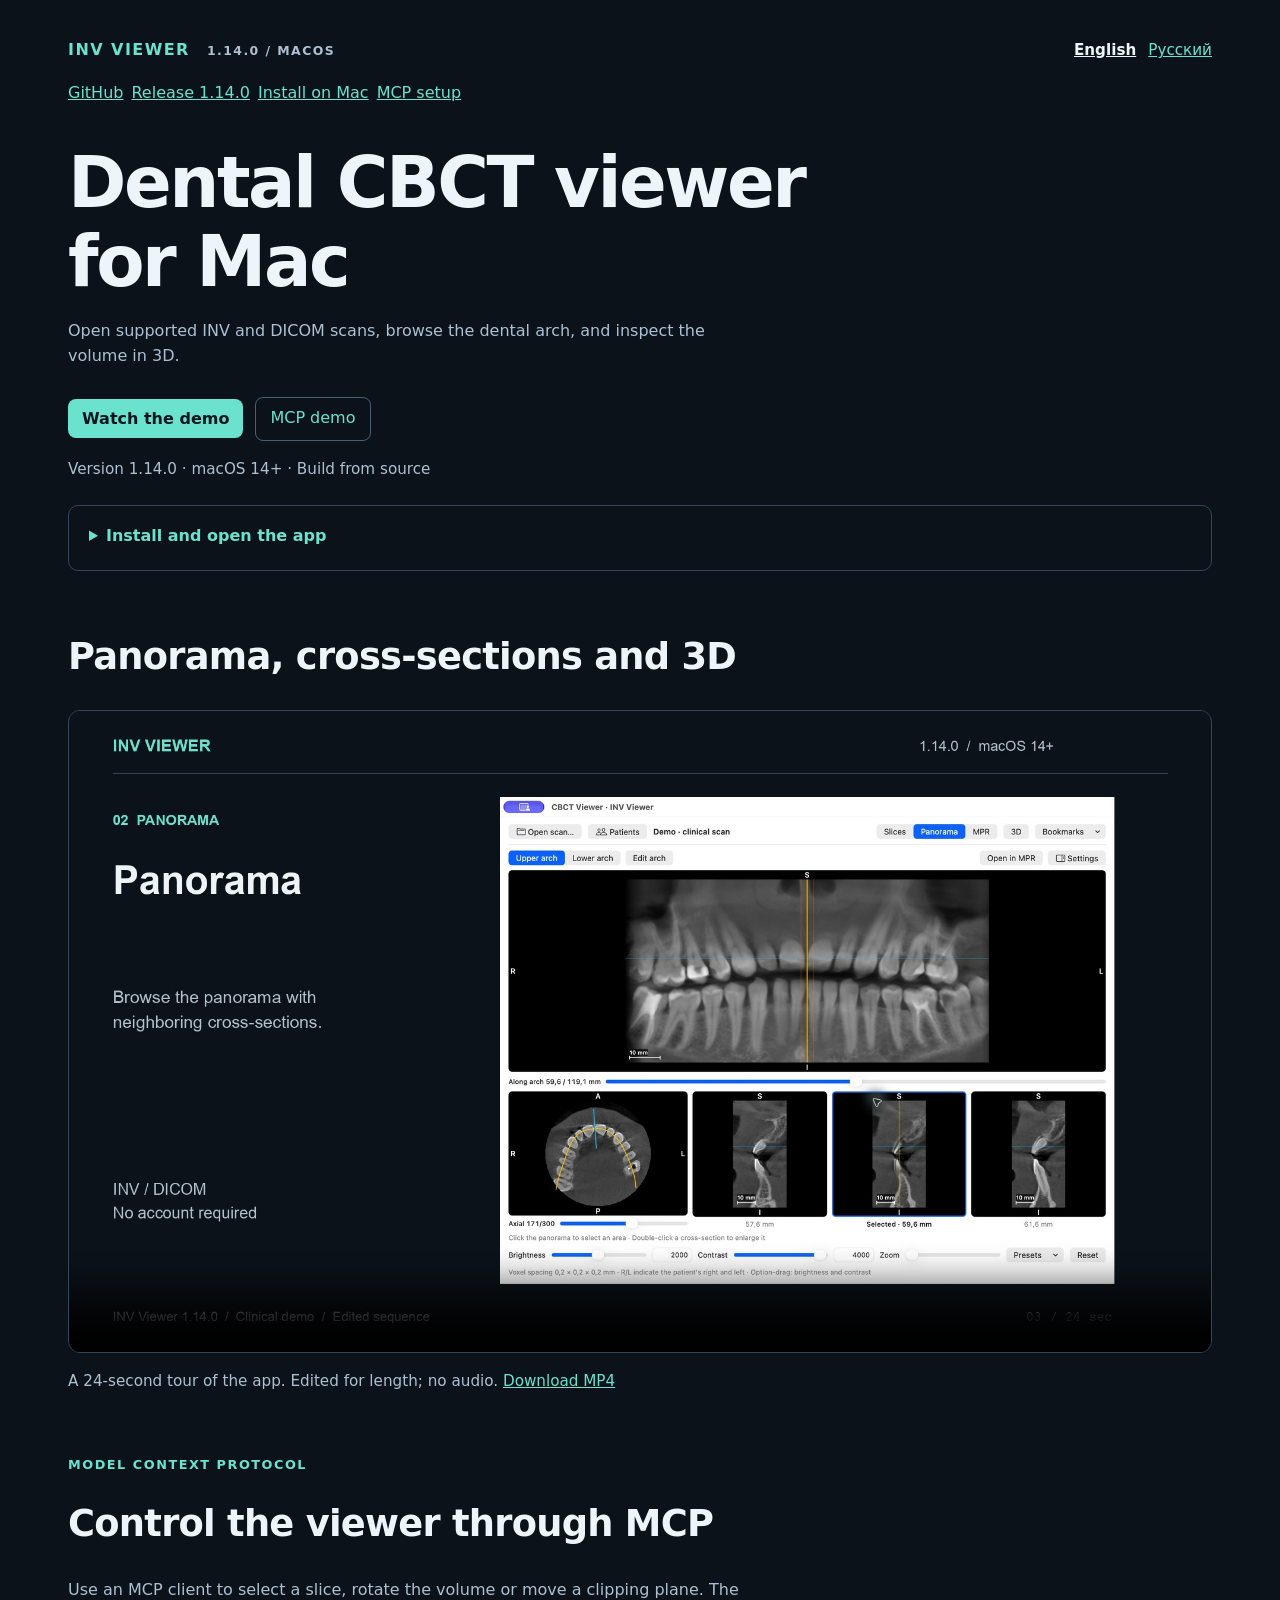
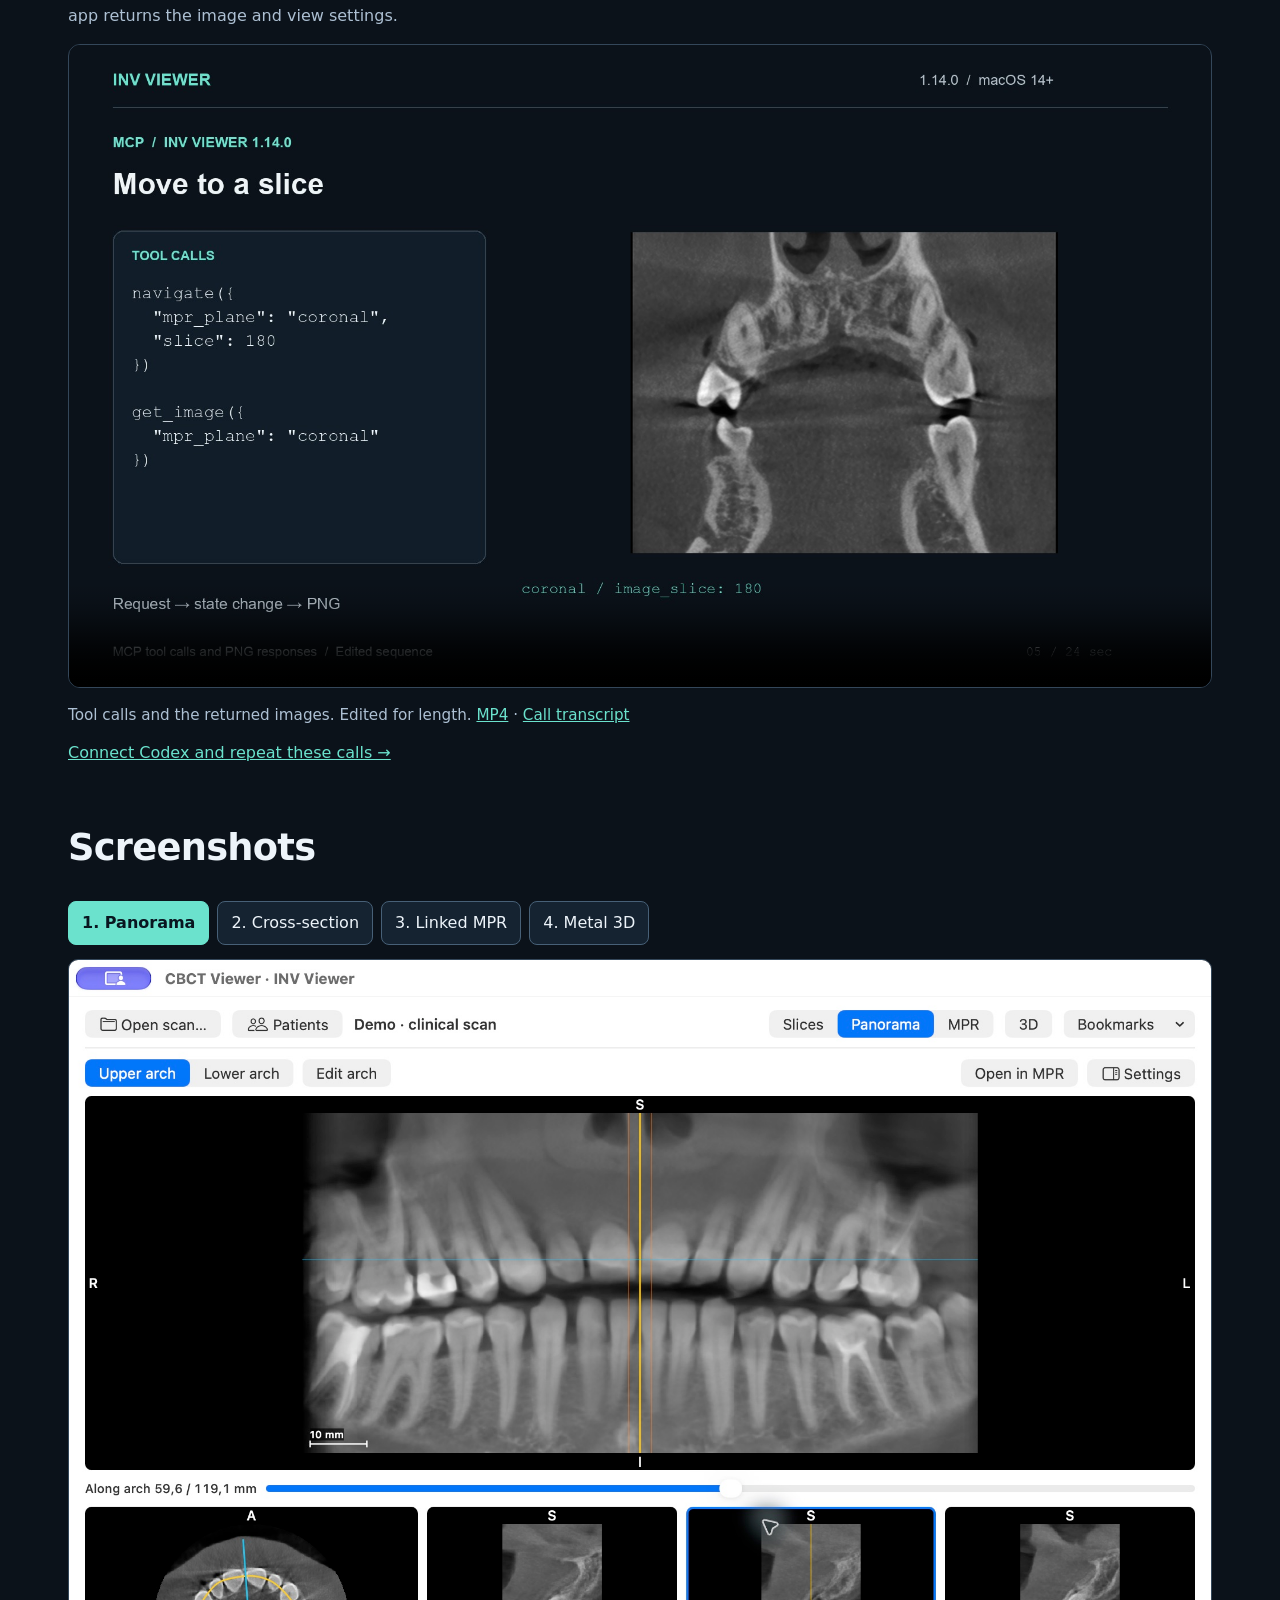
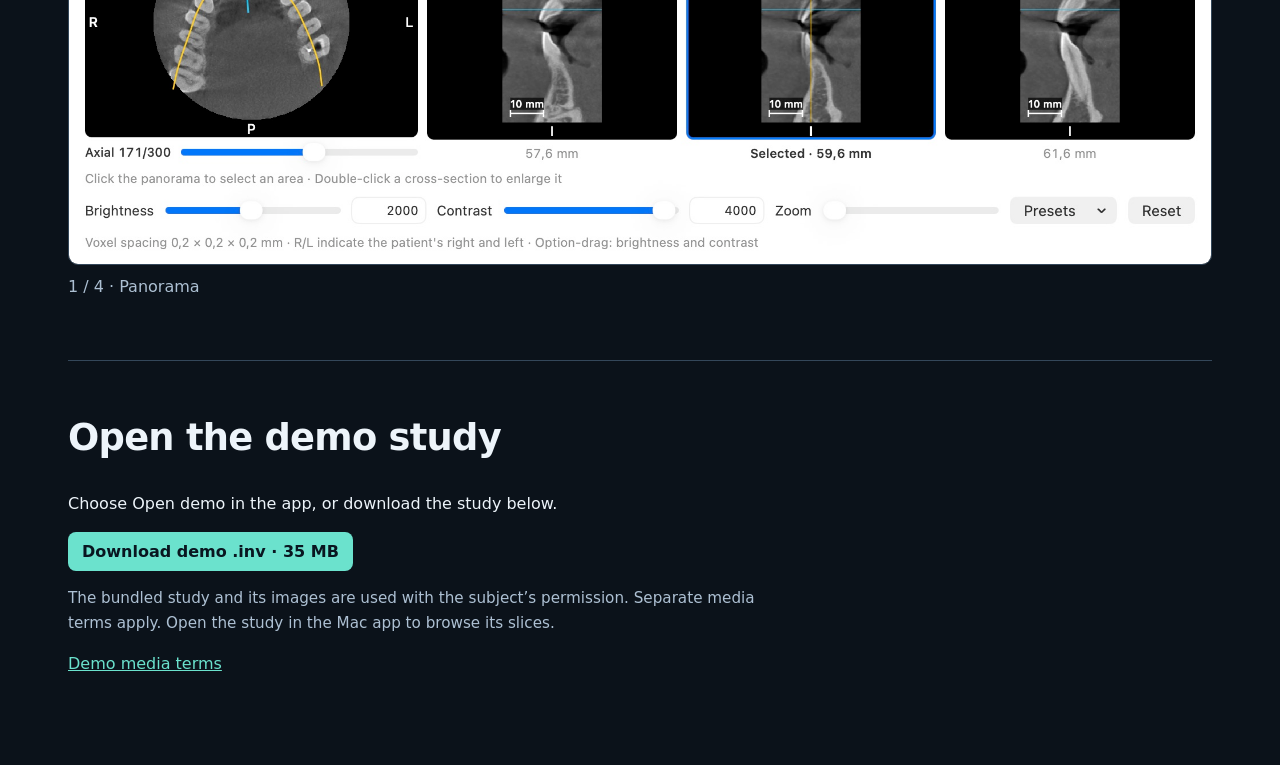
<file: docs/index.html>
<!doctype html>
<html lang="en"><head><meta charset="utf-8"><meta name="viewport" content="width=device-width, initial-scale=1"><meta name="color-scheme" content="dark"><meta name="description" content="Open supported INV and DICOM scans, browse the dental arch, and inspect the volume in 3D."><title>INV Viewer · 1.14.0</title><link rel="stylesheet" href="walkthrough.css"><script src="walkthrough.js" defer></script></head>
<body><main>
<header class="topline"><p class="brand">INV VIEWER <span>1.14.0 / MACOS</span></p><nav class="lang" aria-label="Language"><a href="index.html" lang="en" aria-current="page">English</a><a href="ru.html" lang="ru" >Русский</a></nav></header>
<nav aria-label="Project"><a href="https://github.com/Dzmitryii/inv-viewer">GitHub</a><a href="https://github.com/Dzmitryii/inv-viewer/releases/tag/v1.14.0">Release 1.14.0</a><a href="https://github.com/Dzmitryii/inv-viewer/blob/main/docs/install.md">Install on Mac</a><a href="https://github.com/Dzmitryii/inv-viewer/blob/main/docs/mcp.md">MCP setup</a></nav>
<h1>Dental CBCT viewer for Mac</h1><p class="intro">Open supported INV and DICOM scans, browse the dental arch, and inspect the volume in 3D.</p>
<p class="actions"><a class="download" href="#product">Watch the demo</a> <a class="secondary" href="#mcp">MCP demo</a></p>
<p class="status">Version 1.14.0 · macOS 14+ · Build from source</p>
<details class="setup"><summary>Install and open the app</summary><p>Requires macOS 14 or later. Follow the <a href="https://github.com/Dzmitryii/inv-viewer/blob/main/docs/install.md">installation guide</a> to install the build tools, download the source and open the included demo.</p><p>The <a href="https://github.com/Dzmitryii/inv-viewer/releases/tag/v1.14.0">release downloads</a> also include an Apple Silicon developer build. It is ad-hoc signed and not notarized.</p></details>
<section id="product"><h2>Panorama, cross-sections and 3D</h2><video controls playsinline preload="none" poster="assets/product-poster.jpg" aria-label="24-second product demonstration"><source src="assets/product-demo.mp4" type="video/mp4"><a href="assets/product-demo.mp4">MP4</a></video><p class="caption">A 24-second tour of the app. Edited for length; no audio. <a href="assets/product-demo.mp4" download>Download MP4</a></p></section>
<section id="mcp"><p class="eyebrow">MODEL CONTEXT PROTOCOL</p><h2>Control the viewer through MCP</h2><p class="intro">Use an MCP client to select a slice, rotate the volume or move a clipping plane. The app returns the image and view settings.</p><video controls playsinline preload="none" poster="assets/mcp-poster.jpg" aria-label="MCP control demonstration"><source src="assets/mcp-demo.mp4" type="video/mp4"><a href="assets/mcp-demo.mp4">MP4</a></video><p class="caption">Tool calls and the returned images. Edited for length. <a href="assets/mcp-demo.mp4" download>MP4</a> · <a href="assets/mcp-transcript.json">Call transcript</a></p></section>
<p><a href="https://github.com/Dzmitryii/inv-viewer/blob/main/docs/mcp.md">Connect Codex and repeat these calls →</a></p>
<section><h2>Screenshots</h2><nav aria-label="Viewer modes"><button type="button" data-frame="panorama" data-alt="Panorama" data-caption="1 / 4 · Panorama" aria-pressed="true">1. Panorama</button>
<button type="button" data-frame="cross-section" data-alt="Cross-section" data-caption="2 / 4 · Cross-section" aria-pressed="false">2. Cross-section</button>
<button type="button" data-frame="mpr" data-alt="Linked MPR" data-caption="3 / 4 · Linked MPR" aria-pressed="false">3. Linked MPR</button>
<button type="button" data-frame="volume-ui" data-alt="Metal 3D" data-caption="4 / 4 · Metal 3D" aria-pressed="false">4. Metal 3D</button></nav><figure><img id="frame" src="assets/panorama.jpg" width="2000" height="1584" alt="Panorama" loading="lazy"><figcaption id="caption" aria-live="polite">1 / 4 · Panorama</figcaption></figure><noscript><p><a href="assets/cross-section.jpg">Cross-section</a> · <a href="assets/mpr.jpg">MPR</a> · <a href="assets/volume-ui.jpg">3D</a></p></noscript></section>
<section class="closing"><h2>Open the demo study</h2><p>Choose Open demo in the app, or download the study below.</p><a class="download" href="assets/demo-study.inv" download>Download demo .inv · 35 MB</a><p class="caption">The bundled study and its images are used with the subject’s permission. Separate media terms apply. Open the study in the Mac app to browse its slices.</p><p><a href="assets/NOTICE.md">Demo media terms</a></p></section>
</main></body></html>
</file>
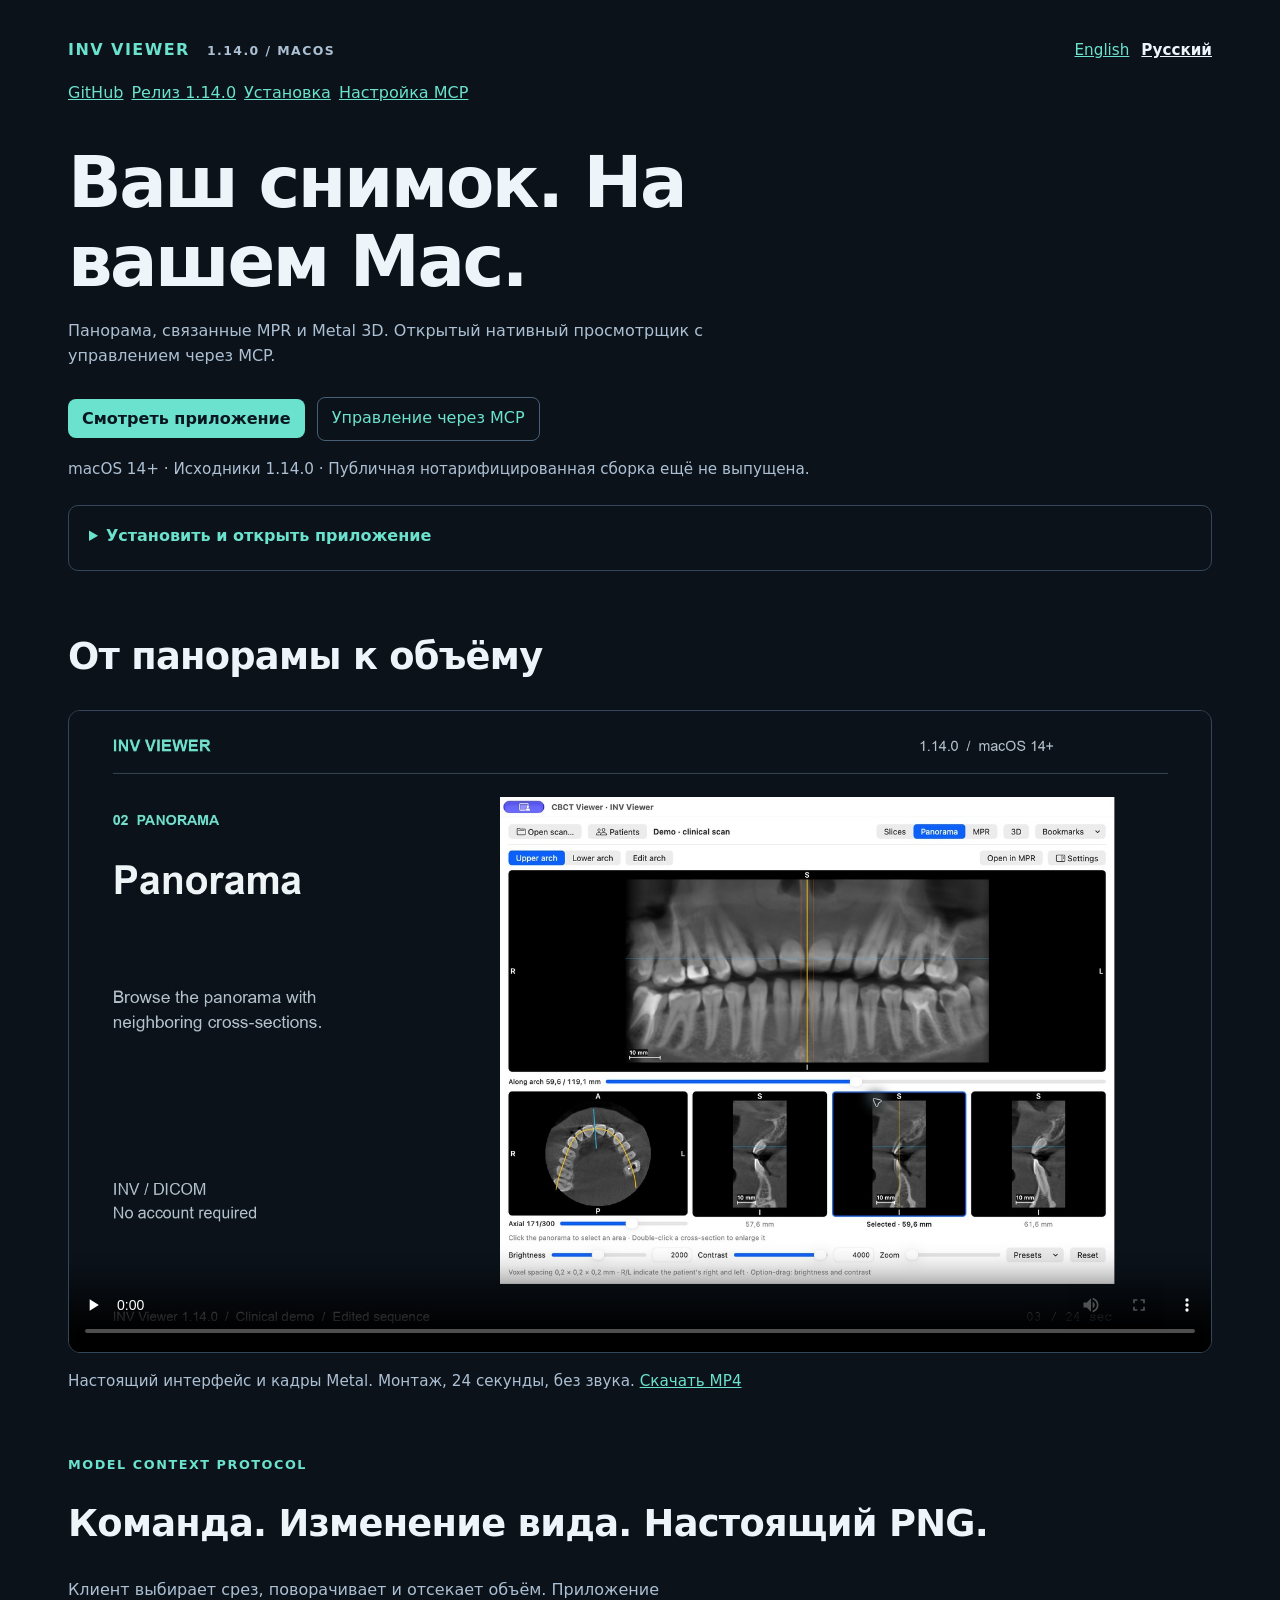
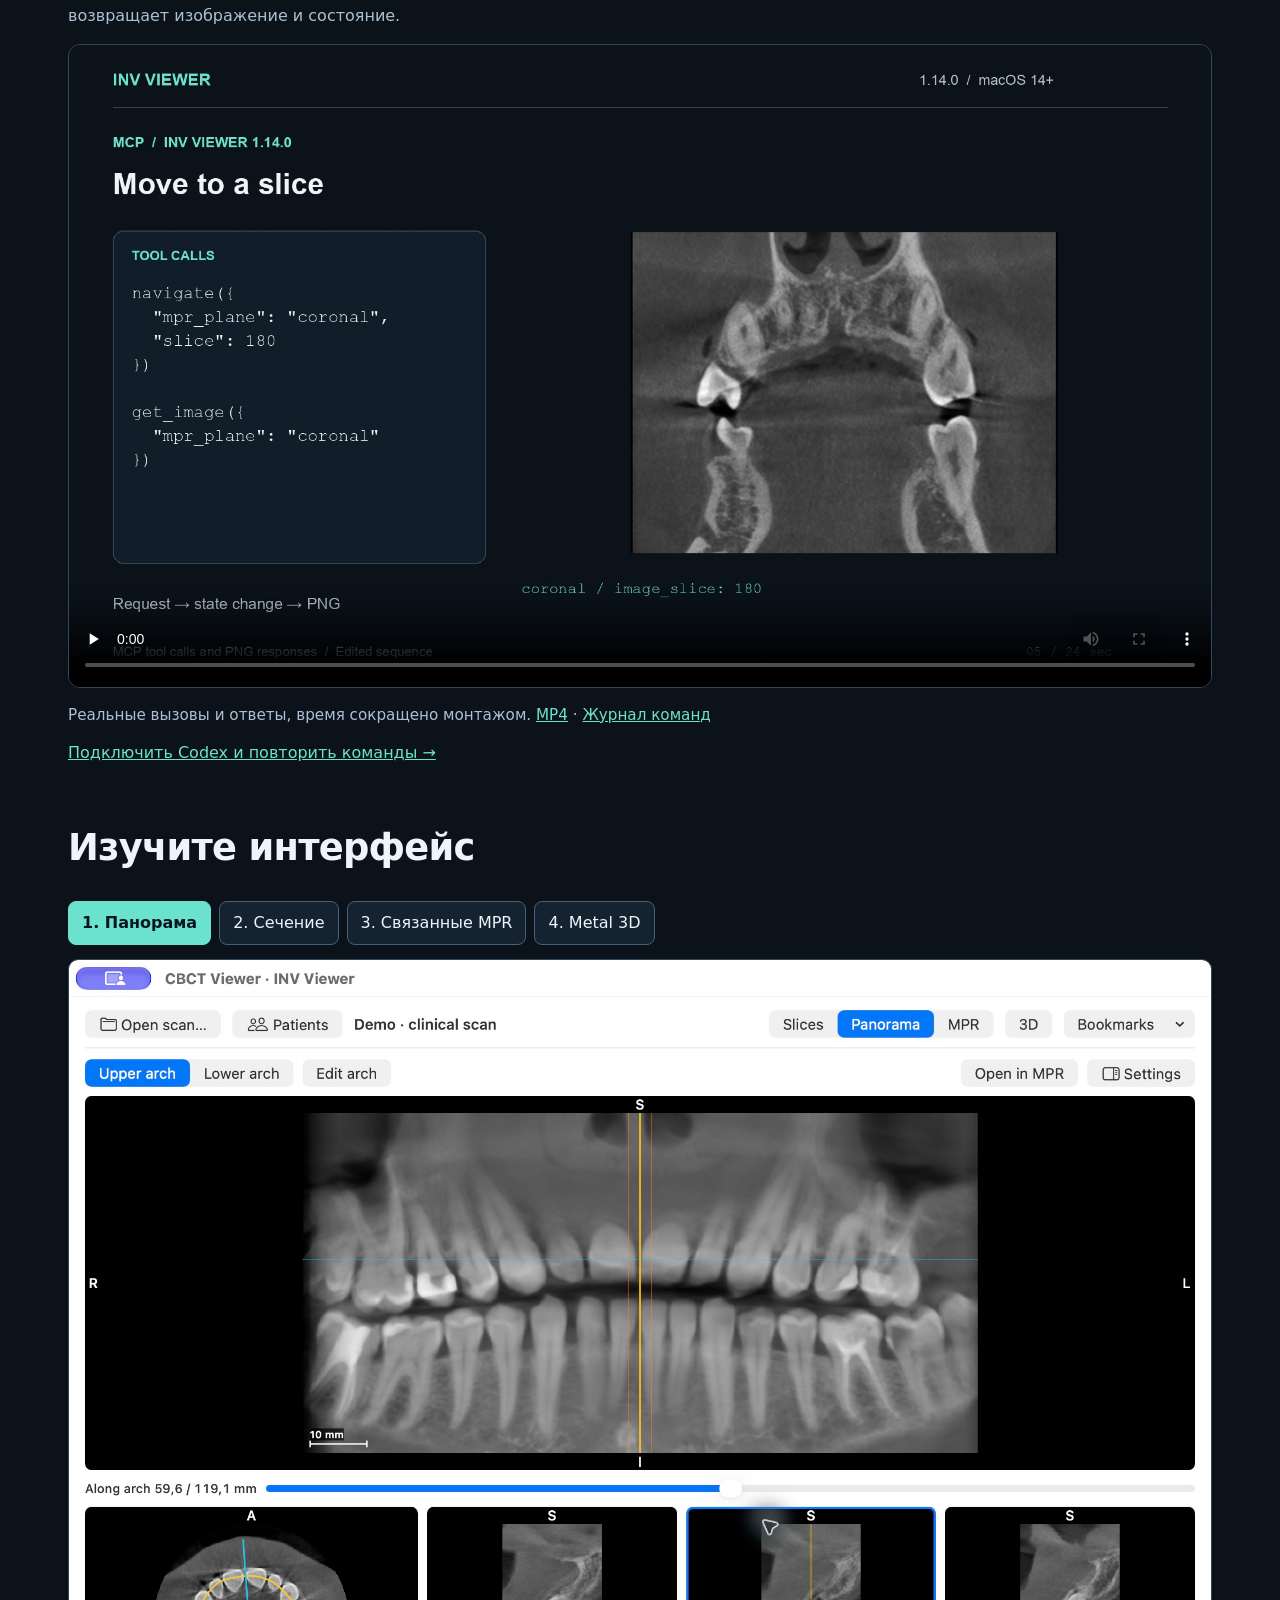
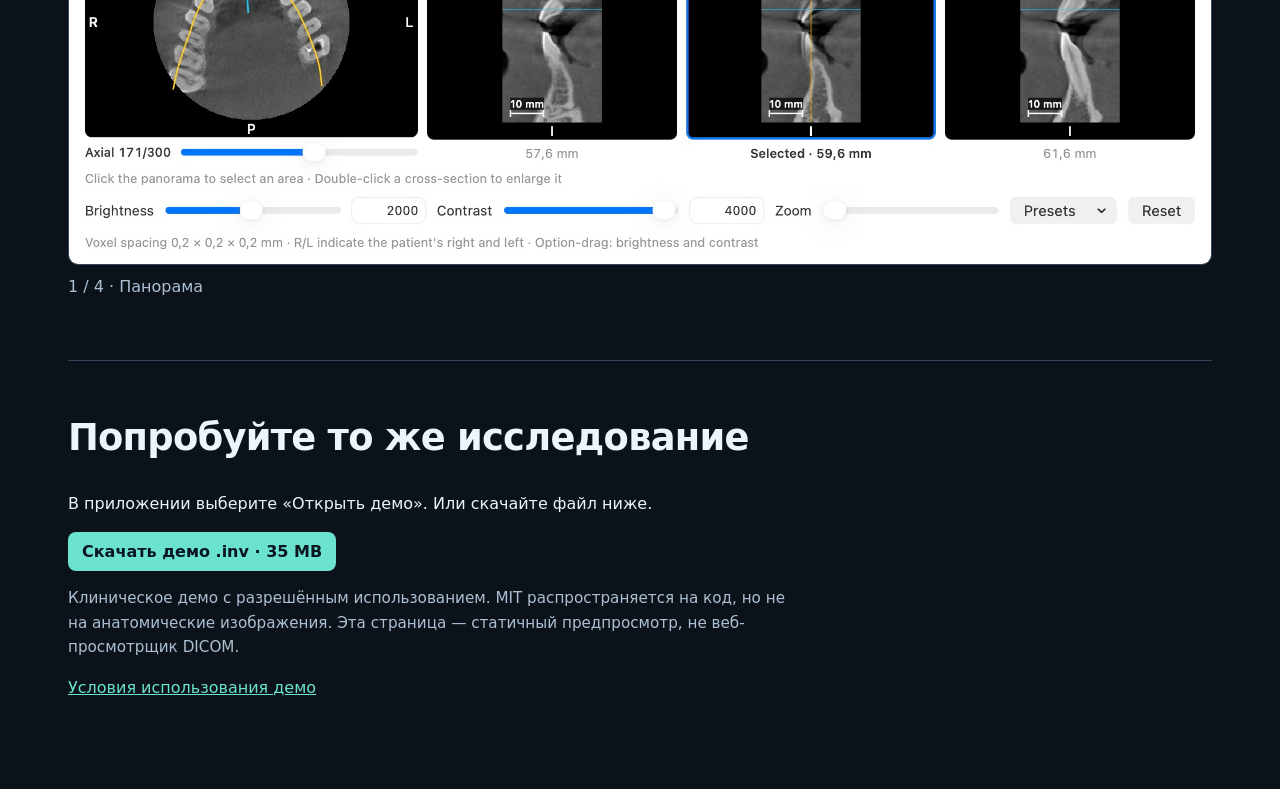
<file: docs/ru.html>
<!doctype html>
<html lang="ru"><head><meta charset="utf-8"><meta name="viewport" content="width=device-width, initial-scale=1"><meta name="color-scheme" content="dark"><meta name="description" content="Панорама, связанные MPR и Metal 3D. Открытый нативный просмотрщик с управлением через MCP."><title>INV Viewer · 1.14.0</title><link rel="stylesheet" href="walkthrough.css"><script src="walkthrough.js" defer></script></head>
<body><main>
<header class="topline"><p class="brand">INV VIEWER <span>1.14.0 / MACOS</span></p><nav class="lang" aria-label="Language"><a href="index.html" lang="en" >English</a><a href="ru.html" lang="ru" aria-current="page">Русский</a></nav></header>
<nav aria-label="Проект"><a href="https://github.com/Dzmitryii/inv-viewer">GitHub</a><a href="https://github.com/Dzmitryii/inv-viewer/releases/tag/v1.14.0">Релиз 1.14.0</a><a href="https://github.com/Dzmitryii/inv-viewer/blob/main/docs/install.md">Установка</a><a href="https://github.com/Dzmitryii/inv-viewer/blob/main/docs/mcp.md">Настройка MCP</a></nav>
<h1>Ваш снимок. На вашем Mac.</h1><p class="intro">Панорама, связанные MPR и Metal 3D. Открытый нативный просмотрщик с управлением через MCP.</p>
<p class="actions"><a class="download" href="#product">Смотреть приложение</a> <a class="secondary" href="#mcp">Управление через MCP</a></p>
<p class="status">macOS 14+ · Исходники 1.14.0 · Публичная нотарифицированная сборка ещё не выпущена.</p>
<details class="setup"><summary>Установить и открыть приложение</summary><p>Требуется macOS 14 или новее. <a href="https://github.com/Dzmitryii/inv-viewer/blob/main/docs/install.md">Инструкция установки</a> описывает подготовку инструментов, скачивание исходников и запуск встроенного демо.</p><p>В <a href="https://github.com/Dzmitryii/inv-viewer/releases/tag/v1.14.0">релизе</a> также есть сборка для разработчиков на Apple Silicon с ad-hoc подписью, без нотарификации.</p></details>
<section id="product"><h2>От панорамы к объёму</h2><video controls playsinline preload="none" poster="assets/product-poster.jpg" aria-label="Демонстрация приложения, 24 секунды"><source src="assets/product-demo.mp4" type="video/mp4"><a href="assets/product-demo.mp4">MP4</a></video><p class="caption">Настоящий интерфейс и кадры Metal. Монтаж, 24 секунды, без звука. <a href="assets/product-demo.mp4" download>Скачать MP4</a></p></section>
<section id="mcp"><p class="eyebrow">MODEL CONTEXT PROTOCOL</p><h2>Команда. Изменение вида. Настоящий PNG.</h2><p class="intro">Клиент выбирает срез, поворачивает и отсекает объём. Приложение возвращает изображение и состояние.</p><video controls playsinline preload="none" poster="assets/mcp-poster.jpg" aria-label="Демонстрация управления через MCP"><source src="assets/mcp-demo.mp4" type="video/mp4"><a href="assets/mcp-demo.mp4">MP4</a></video><p class="caption">Реальные вызовы и ответы, время сокращено монтажом. <a href="assets/mcp-demo.mp4" download>MP4</a> · <a href="assets/mcp-transcript.json">Журнал команд</a></p></section>
<p><a href="https://github.com/Dzmitryii/inv-viewer/blob/main/docs/mcp.md">Подключить Codex и повторить команды →</a></p>
<section><h2>Изучите интерфейс</h2><nav aria-label="Виды приложения"><button type="button" data-frame="panorama" data-alt="Панорама" data-caption="1 / 4 · Панорама" aria-pressed="true">1. Панорама</button>
<button type="button" data-frame="cross-section" data-alt="Сечение" data-caption="2 / 4 · Сечение" aria-pressed="false">2. Сечение</button>
<button type="button" data-frame="mpr" data-alt="Связанные MPR" data-caption="3 / 4 · Связанные MPR" aria-pressed="false">3. Связанные MPR</button>
<button type="button" data-frame="volume-ui" data-alt="Metal 3D" data-caption="4 / 4 · Metal 3D" aria-pressed="false">4. Metal 3D</button></nav><figure><img id="frame" src="assets/panorama.jpg" width="2000" height="1584" alt="Панорама" loading="lazy"><figcaption id="caption" aria-live="polite">1 / 4 · Панорама</figcaption></figure><noscript><p><a href="assets/cross-section.jpg">Cross-section</a> · <a href="assets/mpr.jpg">MPR</a> · <a href="assets/volume-ui.jpg">3D</a></p></noscript></section>
<section class="closing"><h2>Попробуйте то же исследование</h2><p>В приложении выберите «Открыть демо». Или скачайте файл ниже.</p><a class="download" href="assets/demo-study.inv" download>Скачать демо .inv · 35 MB</a><p class="caption">Клиническое демо с разрешённым использованием. MIT распространяется на код, но не на анатомические изображения. Эта страница — статичный предпросмотр, не веб-просмотрщик DICOM.</p><p><a href="assets/NOTICE.md">Условия использования демо</a></p></section>
</main></body></html>
</file>
<file: docs/walkthrough.css>
:root {
  font-family: system-ui, -apple-system, sans-serif;
  background: #0b121a;
  color: #edf4fa;
  color-scheme: dark;
}
* { box-sizing: border-box; }
body { margin: 0; }
main { max-width: 1224px; padding: clamp(18px, 4vw, 40px); margin: auto; }
.brand { color: #6be2cd; font-weight: 700; letter-spacing: .09em; margin: 0 0 14px; }
.brand span { color: #adc0d3; font-size: .78em; margin-left: 10px; }
h1 { font-size: clamp(1.7rem, 4vw, 2.8rem); line-height: 1.12; margin: 0; }
.intro { color: #adc0d3; max-width: 67ch; line-height: 1.6; }
nav { display: flex; flex-wrap: wrap; gap: 8px; margin: 24px 0 14px; }
button {
  font: inherit;
  min-height: 44px;
  border: 1px solid #476077;
  border-radius: 8px;
  background: #152331;
  color: inherit;
  padding: 8px 13px;
  cursor: pointer;
}
button[aria-pressed="true"] { background: #6be2cd; color: #091620; border-color: #6be2cd; font-weight: 650; }
button:focus-visible, a:focus-visible { outline: 3px solid #ffd394; outline-offset: 3px; }
figure { margin: 0; }
img { width: 100%; height: auto; display: block; border: 1px solid #34475a; border-radius: 10px; }
figcaption { color: #adc0d3; padding-top: 12px; }
a { color: #6be2cd; }
.topline { display: flex; justify-content: space-between; align-items: baseline; gap: 16px; flex-wrap: wrap; margin-bottom: 12px; }
.topline .brand { margin: 0; }
.lang { display: flex; gap: 12px; margin: 0; font-size: .95rem; }
.lang [aria-current] { color: #edf4fa; font-weight: 650; }
.download {
  display: inline-block;
  background: #6be2cd;
  color: #091620;
  padding: 10px 14px;
  border-radius: 8px;
  font-weight: 650;
  text-decoration: none;
}

/* Release demonstration: local assets only, no autoplay or animation loop. */
html { scroll-behavior: auto; }
h1 { font-size: clamp(2.4rem, 6vw, 4.4rem); max-width: 16ch; letter-spacing: -.035em; margin-top: 42px; }
h2 { font-size: clamp(1.5rem, 3vw, 2.3rem); line-height: 1.2; letter-spacing: -.02em; }
section { margin-top: 64px; scroll-margin-top: 24px; }
video { display: block; width: 100%; aspect-ratio: 16 / 9; background: #0b121a; border: 1px solid #34475a; border-radius: 12px; }
video:focus-visible { outline: 3px solid #ffd394; outline-offset: 3px; }
.actions { display: flex; flex-wrap: wrap; gap: 12px; align-items: center; margin: 28px 0 16px; }
.secondary { display: inline-block; padding: 10px 14px; border: 1px solid #476077; border-radius: 8px; text-decoration: none; min-height: 44px; }
.status, .caption { color: #adc0d3; line-height: 1.6; font-size: .95rem; }
.eyebrow { color: #6be2cd; letter-spacing: .12em; font-size: .8rem; font-weight: 700; }
.closing { padding: 24px 0 32px; border-top: 1px solid #34475a; }
.closing p { line-height: 1.6; max-width: 75ch; }
@media (max-width: 480px) { main { padding: 20px; } h1 { margin-top: 30px; } section { margin-top: 42px; } .download, .secondary { width: 100%; text-align: center; } }

.setup { margin-top: 24px; padding: 20px; border: 1px solid #34475a; border-radius: 10px; }
summary { cursor: pointer; min-height: 24px; color: #6be2cd; font-weight: 650; }
summary:focus-visible { outline: 3px solid #ffd394; outline-offset: 4px; }
pre { overflow-x: auto; line-height: 1.7; padding: 16px; background: #111e29; }
</file>
